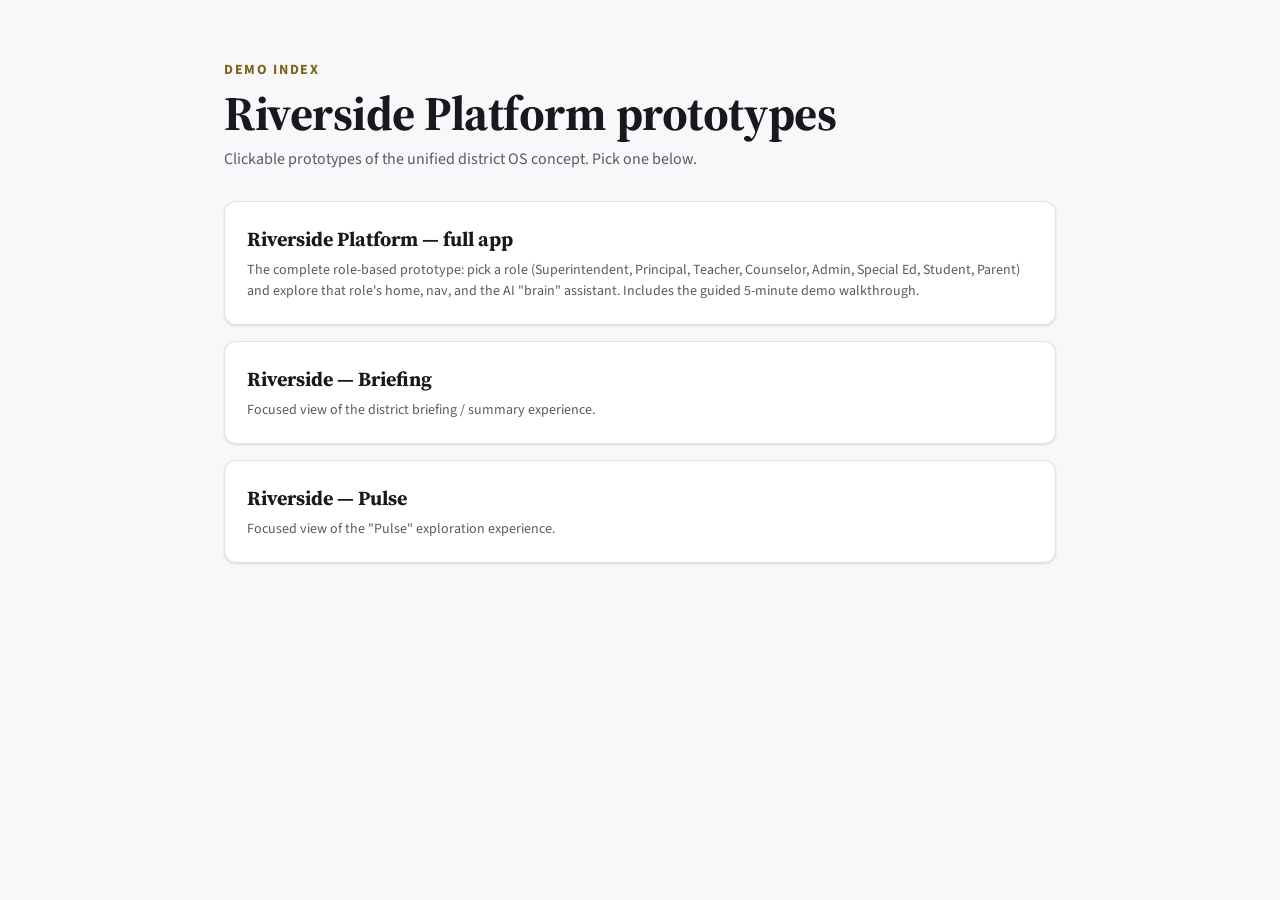
<file: index.html>
<!DOCTYPE html>
<html lang="en">
<head>
<meta charset="UTF-8">
<meta name="viewport" content="width=device-width, initial-scale=1.0">
<title>Riverside Platform — Prototype Index</title>
<link rel="stylesheet" href="_ds/mit-stem-design-system-177606bd-3ede-4319-9480-0b4dabe10a75/tokens/fonts.css">
<link rel="stylesheet" href="_ds/mit-stem-design-system-177606bd-3ede-4319-9480-0b4dabe10a75/tokens/colors.css">
<link rel="stylesheet" href="_ds/mit-stem-design-system-177606bd-3ede-4319-9480-0b4dabe10a75/tokens/typography.css">
<link rel="stylesheet" href="_ds/mit-stem-design-system-177606bd-3ede-4319-9480-0b4dabe10a75/tokens/spacing.css">
<link rel="stylesheet" href="_ds/mit-stem-design-system-177606bd-3ede-4319-9480-0b4dabe10a75/tokens/elevation.css">
<link rel="stylesheet" href="_ds/mit-stem-design-system-177606bd-3ede-4319-9480-0b4dabe10a75/tokens/base.css">
<link rel="stylesheet" href="_ds/mit-stem-design-system-177606bd-3ede-4319-9480-0b4dabe10a75/styles.css">
<style>
  html, body { margin: 0; min-height: 100%; background: var(--surface-page); }
  .wrap { max-width: 880px; margin: 0 auto; padding: 60px 24px 80px; }
  .card { display: block; background: var(--surface-card); border: 1px solid var(--border-subtle); border-radius: var(--radius-lg); padding: 22px; margin-bottom: 16px; text-decoration: none; box-shadow: var(--shadow-sm); transition: box-shadow var(--transition), transform var(--transition), border-color var(--transition); }
  .card:hover { box-shadow: var(--shadow-lg); transform: translateY(-2px); border-color: var(--purple-200); }
  .title { font-family: var(--font-heading); font-weight: 700; font-size: var(--text-lg); color: var(--text-default); margin-bottom: 6px; }
  .desc { font-size: var(--text-sm); color: var(--text-muted); line-height: 1.5; }
</style>
</head>
<body>
<div class="wrap">
  <div class="mit-eyebrow" style="margin-bottom:6px;">Demo index</div>
  <h1 style="margin:0 0 6px;font-family:var(--font-heading);">Riverside Platform prototypes</h1>
  <p style="margin:0 0 30px;color:var(--text-muted);">Clickable prototypes of the unified district OS concept. Pick one below.</p>

  <a class="card" href="Riverside Platform.html">
    <div class="title">Riverside Platform — full app</div>
    <div class="desc">The complete role-based prototype: pick a role (Superintendent, Principal, Teacher, Counselor, Admin, Special Ed, Student, Parent) and explore that role's home, nav, and the AI "brain" assistant. Includes the guided 5-minute demo walkthrough.</div>
  </a>

  <a class="card" href="Riverside - Briefing.html">
    <div class="title">Riverside — Briefing</div>
    <div class="desc">Focused view of the district briefing / summary experience.</div>
  </a>

  <a class="card" href="Riverside - Pulse.html">
    <div class="title">Riverside — Pulse</div>
    <div class="desc">Focused view of the "Pulse" exploration experience.</div>
  </a>
</div>
</body>
</html>
</file>
<file: _ds/mit-stem-design-system-177606bd-3ede-4319-9480-0b4dabe10a75/tokens/fonts.css>
/* ============================================================
   MIT STEM² — Webfonts
   SUBSTITUTION NOTE: the official crest wordmark uses a custom
   engraved serif. Source Serif 4 is the nearest open match
   (transitional, sturdy, high legibility). If brand-exact font
   files exist, drop them in /assets/fonts and replace this file.
   ============================================================ */

@import url("https://fonts.googleapis.com/css2?family=Source+Serif+4:opsz,wght@8..60,400;8..60,500;8..60,600;8..60,700;8..60,900&family=Source+Sans+3:wght@400;500;600;700&family=Source+Code+Pro:wght@400;500;600&display=swap");
</file>
<file: _ds/mit-stem-design-system-177606bd-3ede-4319-9480-0b4dabe10a75/tokens/colors.css>
/* ============================================================
   MIT STEM² — Color tokens
   Brand: deep eggplant purple (#4C2959) + metallic gold (#BD9C28)
   Sampled directly from the official eagle-crest wordmark.
   ============================================================ */

:root {
  /* ---- Brand: Purple (primary) ---------------------------- */
  --purple-50:  #f5f1f7;
  --purple-100: #e8dded;
  --purple-200: #cbb6d4;
  --purple-300: #a987b6;
  --purple-400: #7d5490;
  --purple-500: #4c2959; /* BASE — official brand purple */
  --purple-600: #41234c;
  --purple-700: #341c3d;
  --purple-800: #28162f;
  --purple-900: #1b0f20;

  /* ---- Brand: Gold (secondary) ---------------------------- */
  --gold-50:  #fbf7e7;
  --gold-100: #f5ecc1;
  --gold-200: #e8d684;
  --gold-300: #d9bf49;
  --gold-400: #cba932;
  --gold-500: #bd9c28; /* BASE — official brand gold */
  --gold-600: #9c7f1e;
  --gold-700: #7a6318;
  --gold-800: #5b4a14;
  --gold-900: #3d3110;

  /* ---- Neutrals (warm gray, faint purple cast) ------------ */
  --white:      #ffffff;
  --neutral-50:  #f8f7f9;
  --neutral-100: #f0eef2;
  --neutral-200: #e2dfe5;
  --neutral-300: #cac4cf;
  --neutral-400: #a39ca9;
  --neutral-500: #7c7483;
  --neutral-600: #5e5765;
  --neutral-700: #443f4a;
  --neutral-800: #2c2830;
  --neutral-900: #1a171d;
  --ink:         #14111a;

  /* ---- Semantic status (muted, academic) ------------------ */
  --green-100: #dcefe1;
  --green-500: #2f8a55;
  --green-700: #1f5e3a;
  --amber-100: #fbeecb;
  --amber-500: #c98a16;
  --amber-700: #8a5d0c;
  --red-100:   #f7dcdc;
  --red-500:   #c0392b;
  --red-700:   #861f15;
  --blue-100:  #d8e6f6;
  --blue-500:  #2c6fae;
  --blue-700:  #1c4d7d;

  /* ========================================================
     Semantic aliases — reference these in components
     ======================================================== */

  /* Brand intents */
  --color-primary:        var(--purple-500);
  --color-primary-hover:  var(--purple-600);
  --color-primary-active: var(--purple-700);
  --color-primary-subtle: var(--purple-50);
  --color-accent:         var(--gold-500);
  --color-accent-hover:   var(--gold-600);
  --color-accent-subtle:  var(--gold-50);
  --color-on-primary:     var(--white);
  --color-on-accent:      var(--purple-700);

  /* Text */
  --text-default:  var(--neutral-900);
  --text-body:     var(--neutral-800);
  --text-muted:    var(--neutral-600);
  --text-subtle:   var(--neutral-500);
  --text-inverse:  var(--white);
  --text-brand:    var(--purple-500);
  --text-accent:   var(--gold-700);
  --text-link:     var(--purple-500);
  --text-link-hover: var(--gold-700);

  /* Surfaces */
  --surface-page:    var(--neutral-50);
  --surface-card:    var(--white);
  --surface-raised:  var(--white);
  --surface-sunken:  var(--neutral-100);
  --surface-brand:   var(--purple-500);
  --surface-brand-deep: var(--purple-700);
  --surface-accent:  var(--gold-500);
  --surface-inverse: var(--ink);

  /* Borders */
  --border-subtle:  var(--neutral-200);
  --border-default: var(--neutral-300);
  --border-strong:  var(--neutral-400);
  --border-brand:   var(--purple-500);
  --border-accent:  var(--gold-500);

  /* Status */
  --status-success-fg: var(--green-700);
  --status-success-bg: var(--green-100);
  --status-warning-fg: var(--amber-700);
  --status-warning-bg: var(--amber-100);
  --status-danger-fg:  var(--red-700);
  --status-danger-bg:  var(--red-100);
  --status-info-fg:    var(--blue-700);
  --status-info-bg:    var(--blue-100);

  /* Focus ring (gold, for visibility on purple chrome) */
  --focus-ring: var(--gold-400);
}
</file>
<file: _ds/mit-stem-design-system-177606bd-3ede-4319-9480-0b4dabe10a75/tokens/typography.css>
/* ============================================================
   MIT STEM² — Typography tokens
   Display / headings: Source Serif 4 (sturdy transitional serif,
     nearest Google Fonts match to the engraved crest wordmark).
   UI / body: Source Sans 3.   Data / code: Source Code Pro.
   ============================================================ */

:root {
  /* ---- Families ------------------------------------------- */
  --font-serif: "Source Serif 4", Georgia, "Times New Roman", serif;
  --font-sans:  "Source Sans 3", system-ui, -apple-system, "Segoe UI", sans-serif;
  --font-mono:  "Source Code Pro", "SF Mono", ui-monospace, Menlo, monospace;

  /* Semantic roles */
  --font-display: var(--font-serif); /* hero + section titles */
  --font-heading: var(--font-serif); /* card + block headings  */
  --font-body:    var(--font-sans);  /* paragraphs + UI        */
  --font-eyebrow: var(--font-sans);  /* overlines (uppercase)  */
  --font-data:    var(--font-mono);  /* stats, code, IDs       */

  /* ---- Type scale (root = 16px) --------------------------- */
  --text-2xs:  0.6875rem; /* 11 */
  --text-xs:   0.75rem;   /* 12 */
  --text-sm:   0.875rem;  /* 14 */
  --text-base: 1rem;      /* 16 */
  --text-md:   1.125rem;  /* 18 */
  --text-lg:   1.25rem;   /* 20 */
  --text-xl:   1.5rem;    /* 24 */
  --text-2xl:  1.875rem;  /* 30 */
  --text-3xl:  2.25rem;   /* 36 */
  --text-4xl:  3rem;      /* 48 */
  --text-5xl:  3.75rem;   /* 60 */
  --text-6xl:  4.5rem;    /* 72 */

  /* ---- Weights -------------------------------------------- */
  --weight-regular:  400;
  --weight-medium:   500;
  --weight-semibold: 600;
  --weight-bold:     700;
  --weight-black:    900;

  /* ---- Line heights --------------------------------------- */
  --leading-none:    1;
  --leading-tight:   1.12;
  --leading-snug:    1.28;
  --leading-normal:  1.5;
  --leading-relaxed: 1.7;

  /* ---- Letter spacing ------------------------------------- */
  --tracking-tight:  -0.01em;
  --tracking-normal: 0;
  --tracking-wide:   0.04em;
  --tracking-wider:  0.12em;  /* the crest wordmark's spaced caps */
  --tracking-widest: 0.2em;
}
</file>
<file: _ds/mit-stem-design-system-177606bd-3ede-4319-9480-0b4dabe10a75/tokens/spacing.css>
/* ============================================================
   MIT STEM² — Spacing, radii & sizing tokens
   4px base grid. Institutional layouts: generous, even rhythm.
   ============================================================ */

:root {
  /* ---- Spacing scale (4px base) --------------------------- */
  --space-0:  0;
  --space-1:  0.25rem;  /* 4  */
  --space-2:  0.5rem;   /* 8  */
  --space-3:  0.75rem;  /* 12 */
  --space-4:  1rem;     /* 16 */
  --space-5:  1.25rem;  /* 20 */
  --space-6:  1.5rem;   /* 24 */
  --space-8:  2rem;     /* 32 */
  --space-10: 2.5rem;   /* 40 */
  --space-12: 3rem;     /* 48 */
  --space-16: 4rem;     /* 64 */
  --space-20: 5rem;     /* 80 */
  --space-24: 6rem;     /* 96 */
  --space-32: 8rem;     /* 128 */

  /* ---- Radii ---------------------------------------------- */
  --radius-xs:   2px;
  --radius-sm:   4px;
  --radius-md:   8px;   /* default control / card radius */
  --radius-lg:   12px;
  --radius-xl:   16px;
  --radius-2xl:  24px;
  --radius-full: 9999px;

  /* ---- Border widths -------------------------------------- */
  --border-width:       1px;
  --border-width-thick: 2px;
  --border-width-accent: 3px; /* gold rule under the wordmark */

  /* ---- Layout --------------------------------------------- */
  --container-sm:  640px;
  --container-md:  768px;
  --container-lg:  1024px;
  --container-xl:  1200px;
  --container-2xl: 1360px;
  --gutter:        var(--space-6);

  /* ---- Control sizing ------------------------------------- */
  --control-height-sm: 32px;
  --control-height-md: 42px;
  --control-height-lg: 52px;
}
</file>
<file: _ds/mit-stem-design-system-177606bd-3ede-4319-9480-0b4dabe10a75/tokens/elevation.css>
/* ============================================================
   MIT STEM² — Elevation & motion tokens
   Shadows are soft and neutral with a faint purple cast so they
   read as ink, never pure black. Motion is calm and academic —
   short ease-outs, no bounce.
   ============================================================ */

:root {
  /* ---- Shadows -------------------------------------------- */
  --shadow-xs: 0 1px 2px rgba(27, 15, 32, 0.06);
  --shadow-sm: 0 1px 3px rgba(27, 15, 32, 0.08), 0 1px 2px rgba(27, 15, 32, 0.05);
  --shadow-md: 0 4px 10px rgba(27, 15, 32, 0.08), 0 2px 4px rgba(27, 15, 32, 0.06);
  --shadow-lg: 0 12px 24px rgba(27, 15, 32, 0.10), 0 4px 8px rgba(27, 15, 32, 0.06);
  --shadow-xl: 0 24px 48px rgba(27, 15, 32, 0.14), 0 8px 16px rgba(27, 15, 32, 0.08);

  /* Brand-tinted glow for purple chrome / hero cards */
  --shadow-brand: 0 16px 40px rgba(76, 41, 89, 0.28);
  /* Gold focus halo */
  --shadow-focus: 0 0 0 3px rgba(203, 169, 50, 0.45);

  /* Inset for sunken wells / inputs */
  --shadow-inset: inset 0 1px 2px rgba(27, 15, 32, 0.07);

  /* ---- Motion --------------------------------------------- */
  --duration-fast:   120ms; /* @kind other */
  --duration-base:   200ms; /* @kind other */
  --duration-slow:   320ms; /* @kind other */
  --duration-slower: 520ms; /* @kind other */

  --ease-out:   cubic-bezier(0.22, 1, 0.36, 1); /* @kind other */
  --ease-in-out: cubic-bezier(0.65, 0, 0.35, 1); /* @kind other */
  --ease-standard: cubic-bezier(0.4, 0, 0.2, 1); /* @kind other */

  /* Default transition for interactive elements */
  --transition: var(--duration-base) var(--ease-out);
}

@media (prefers-reduced-motion: reduce) {
  :root {
    --duration-fast: 0ms; /* @kind other */
    --duration-base: 0ms; /* @kind other */
    --duration-slow: 0ms; /* @kind other */
    --duration-slower: 0ms; /* @kind other */
  }
}
</file>
<file: _ds/mit-stem-design-system-177606bd-3ede-4319-9480-0b4dabe10a75/tokens/base.css>
/* ============================================================
   MIT STEM² — Base layer
   Light, opt-in element defaults + a few brand utility classes.
   Built entirely on the design tokens.
   ============================================================ */

*, *::before, *::after { box-sizing: border-box; }

body {
  margin: 0;
  font-family: var(--font-body);
  font-size: var(--text-base);
  line-height: var(--leading-normal);
  color: var(--text-body);
  background: var(--surface-page);
  -webkit-font-smoothing: antialiased;
  text-rendering: optimizeLegibility;
}

h1, h2, h3, h4 {
  font-family: var(--font-heading);
  color: var(--text-default);
  line-height: var(--leading-tight);
  font-weight: var(--weight-bold);
  margin: 0 0 var(--space-4);
  text-wrap: balance;
}
h1 { font-size: var(--text-4xl); letter-spacing: var(--tracking-tight); }
h2 { font-size: var(--text-3xl); }
h3 { font-size: var(--text-xl); }
h4 { font-size: var(--text-md); }

p { margin: 0 0 var(--space-4); text-wrap: pretty; }

a {
  color: var(--text-link);
  text-decoration: none;
  transition: color var(--transition);
}
a:hover { color: var(--text-link-hover); }

code, kbd, samp { font-family: var(--font-mono); font-size: 0.92em; }

:focus-visible {
  outline: 2px solid var(--focus-ring);
  outline-offset: 2px;
}

/* ---- Brand utility classes -------------------------------- */

/* Uppercase gold overline used above section titles */
.mit-eyebrow {
  font-family: var(--font-eyebrow);
  font-size: var(--text-sm);
  font-weight: var(--weight-bold);
  letter-spacing: var(--tracking-wider);
  text-transform: uppercase;
  color: var(--text-accent);
}

/* The signature gold rule beneath the wordmark / titles */
.mit-rule {
  width: 64px;
  height: var(--border-width-accent);
  background: var(--color-accent);
  border: 0;
  margin: var(--space-4) 0;
}

.mit-container {
  width: 100%;
  max-width: var(--container-xl);
  margin-inline: auto;
  padding-inline: var(--gutter);
}

/* Spaced-caps treatment that echoes the engraved wordmark */
.mit-caps {
  text-transform: uppercase;
  letter-spacing: var(--tracking-wider);
  font-weight: var(--weight-bold);
}
</file>
<file: _ds/mit-stem-design-system-177606bd-3ede-4319-9480-0b4dabe10a75/styles.css>
/* ============================================================
   MIT STEM² Online High School — Design System
   Global entry point. Consumers link THIS file only.
   Lines below are @imports in cascade order:
     fonts → tokens → base utilities.
   ============================================================ */

@import url("tokens/fonts.css");
@import url("tokens/colors.css");
@import url("tokens/typography.css");
@import url("tokens/spacing.css");
@import url("tokens/elevation.css");
@import url("tokens/base.css");
</file>
